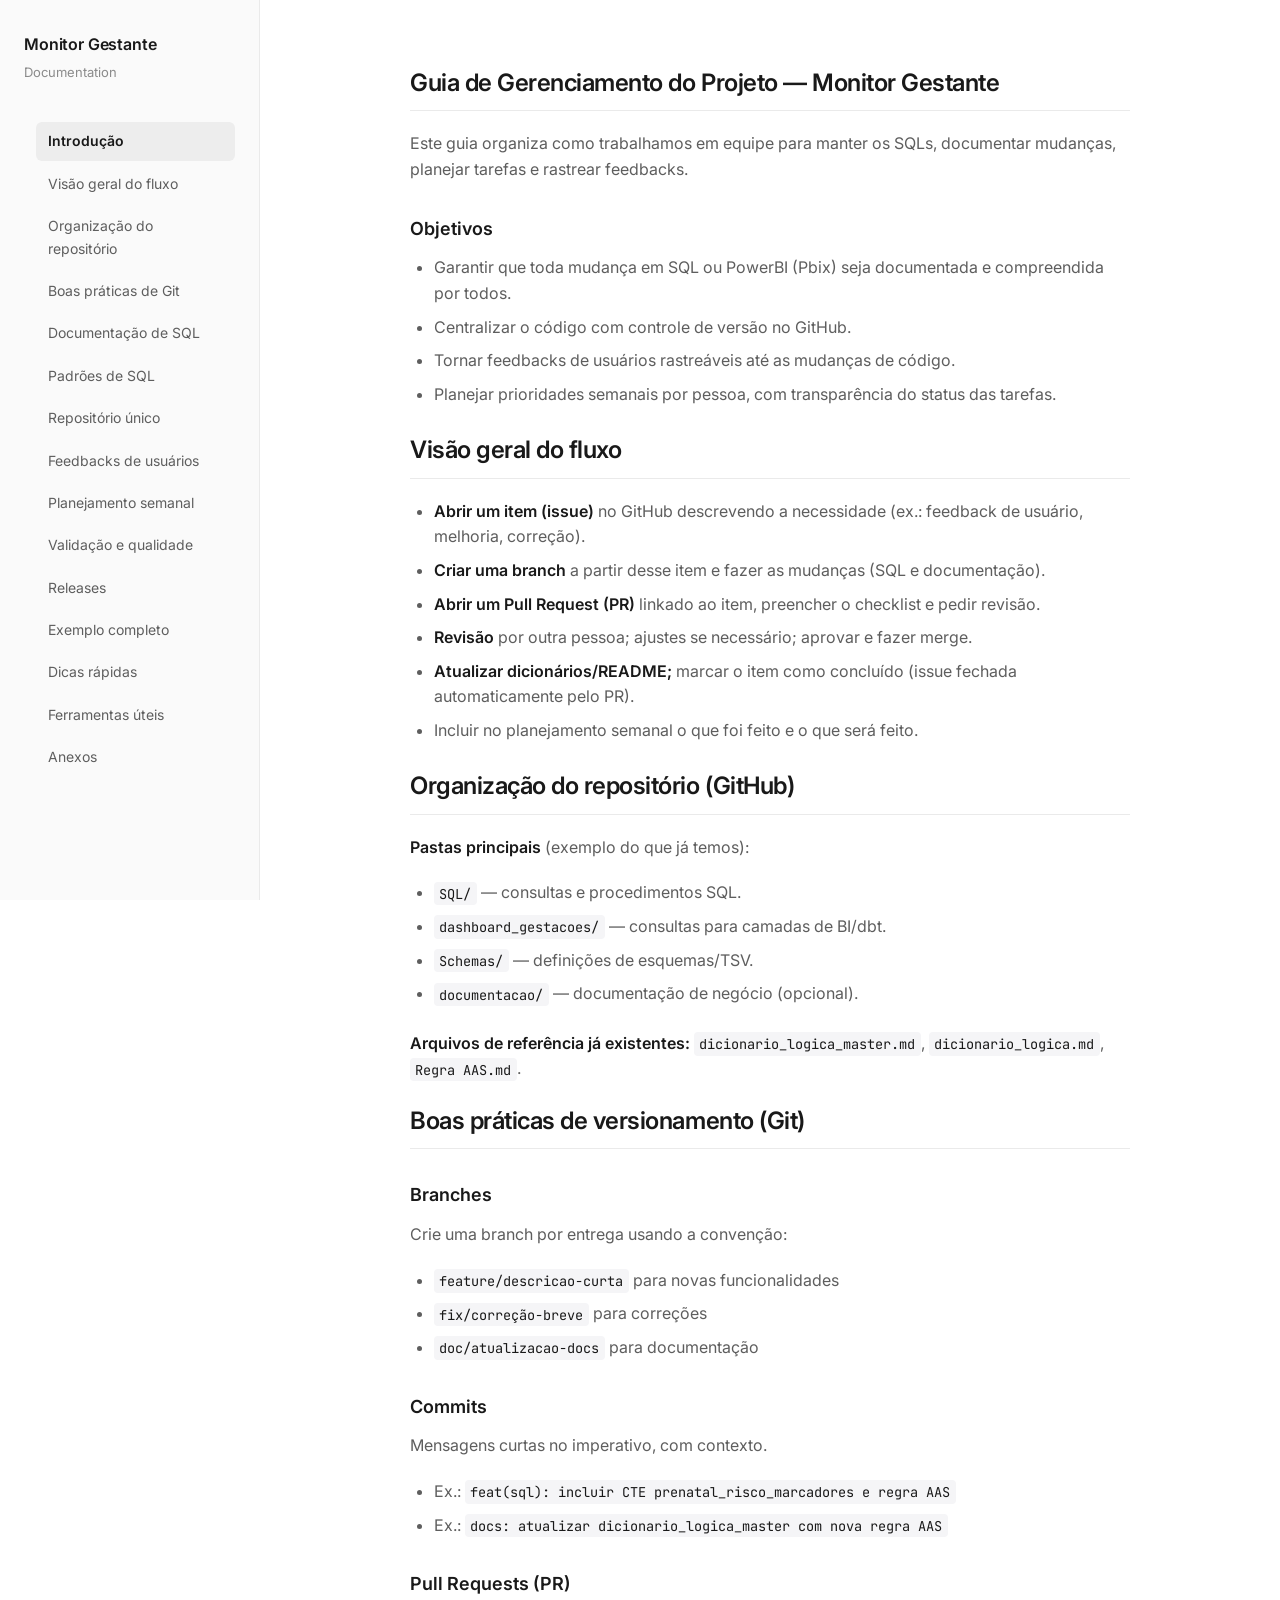
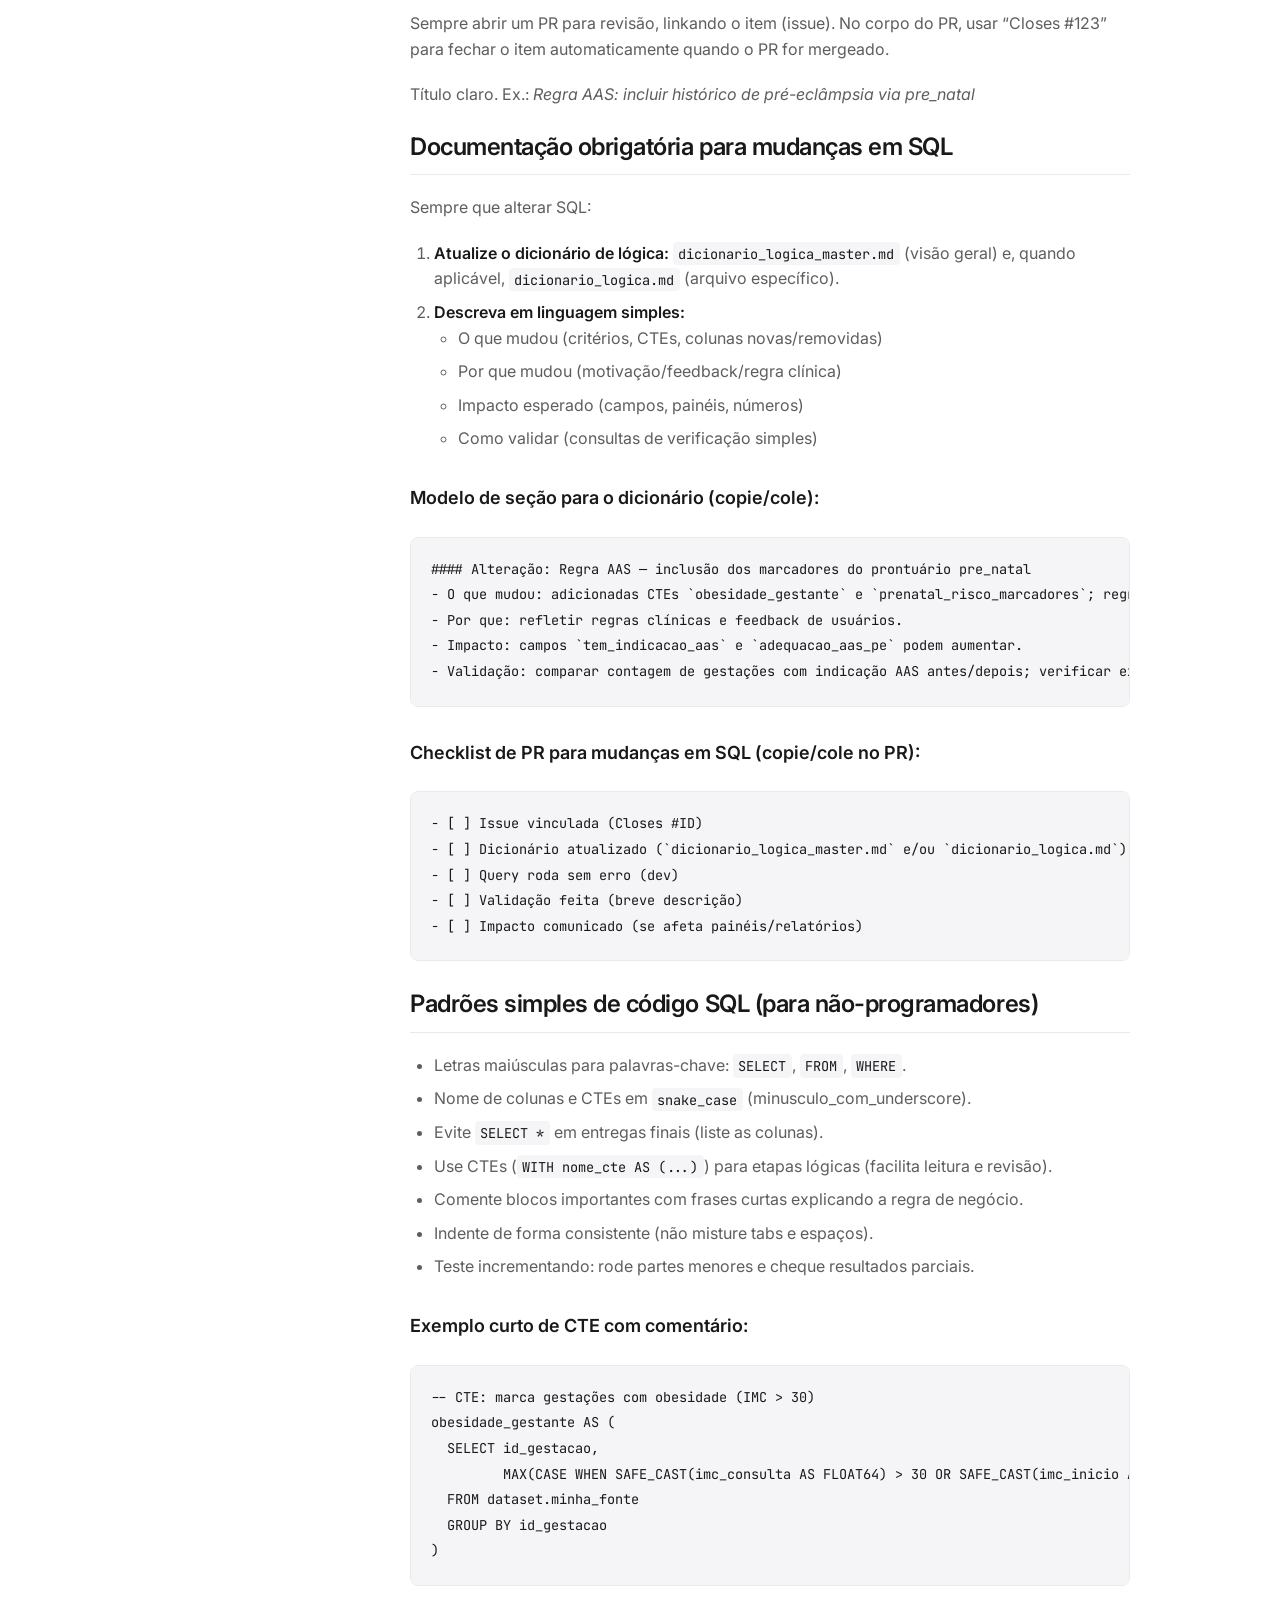
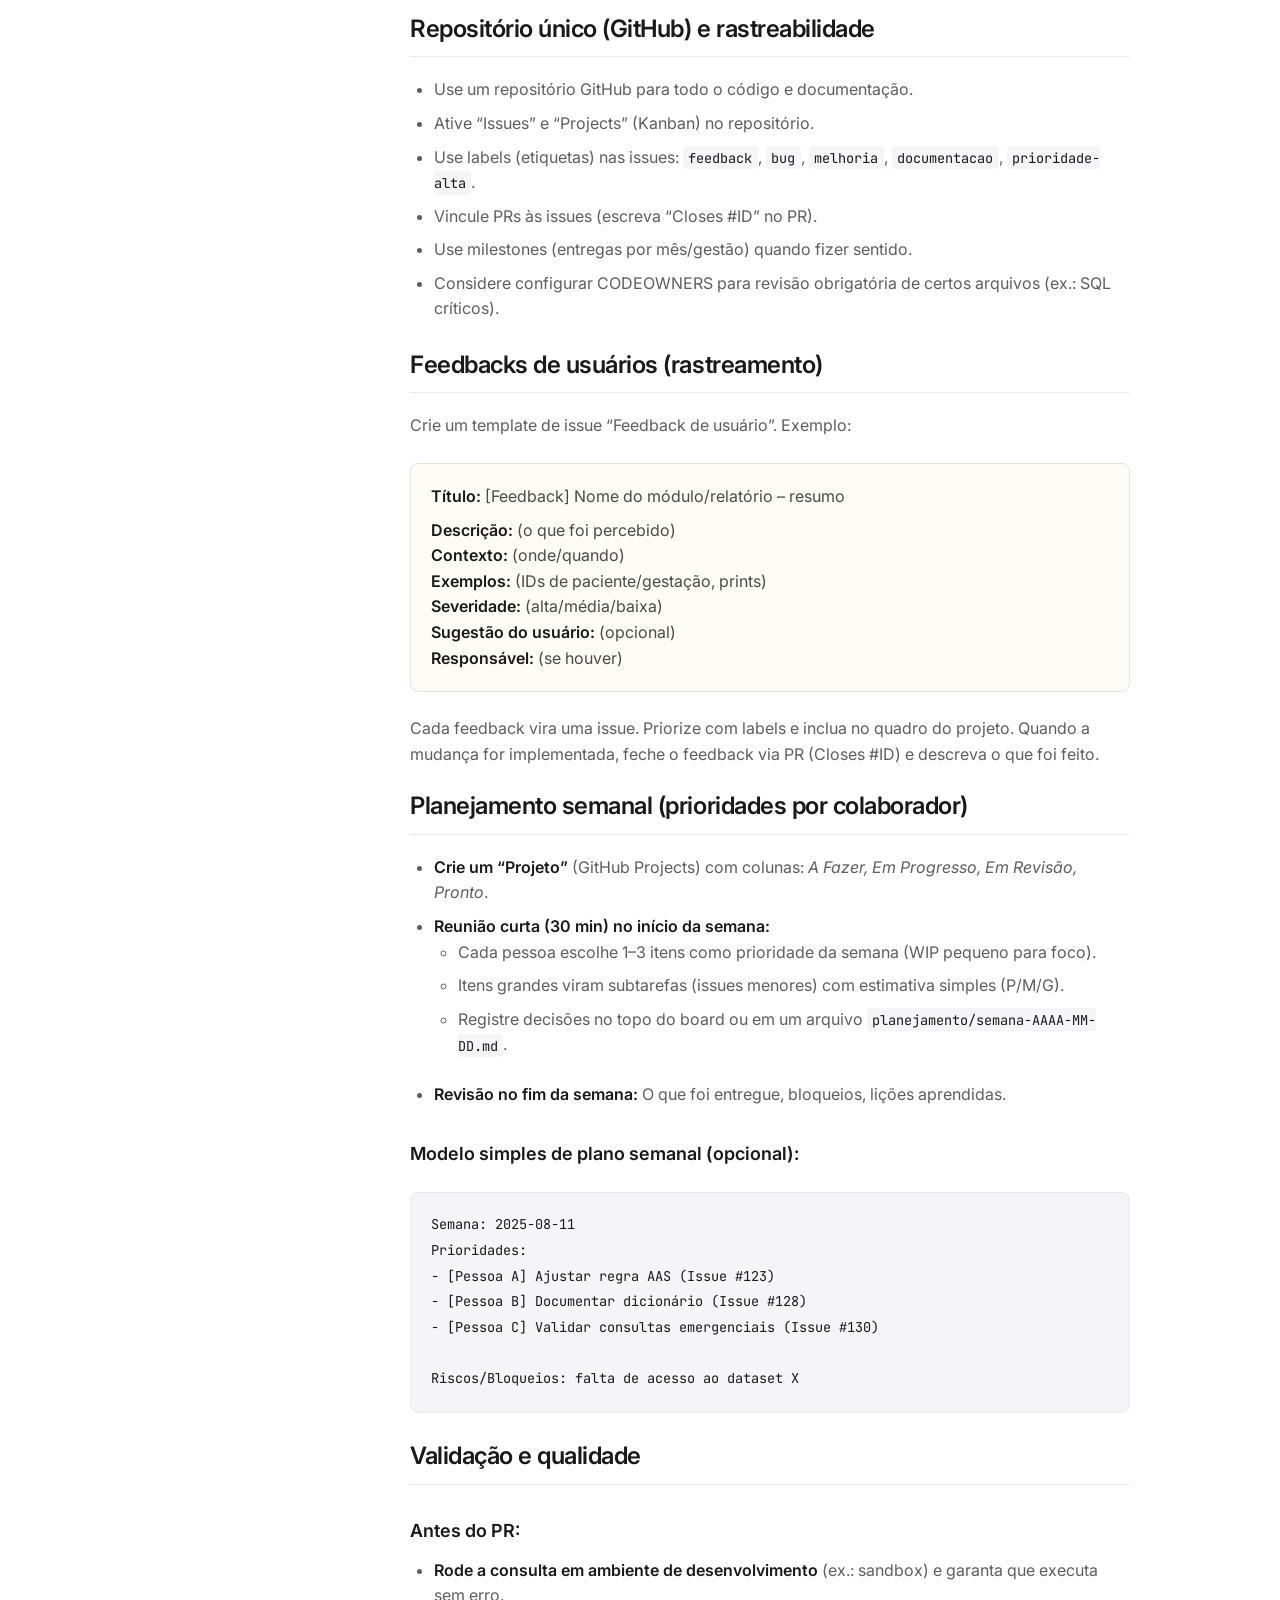
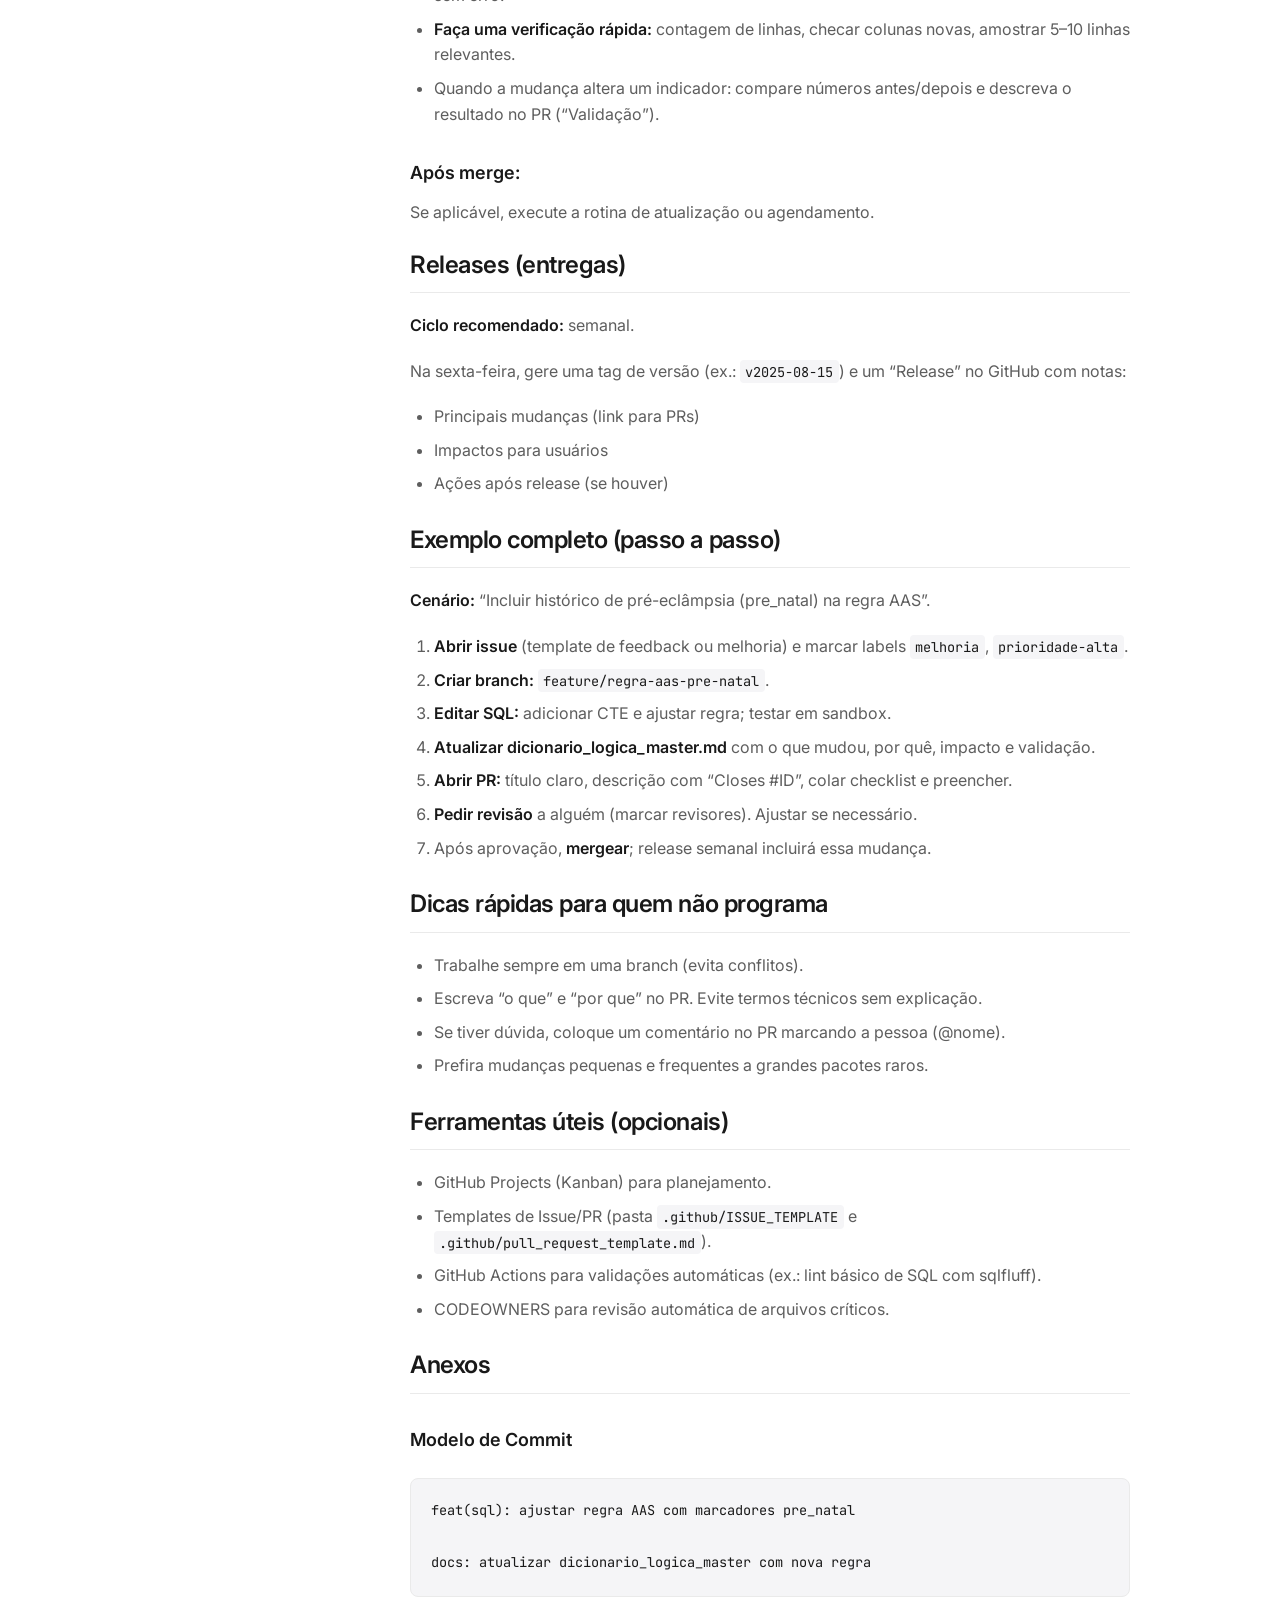
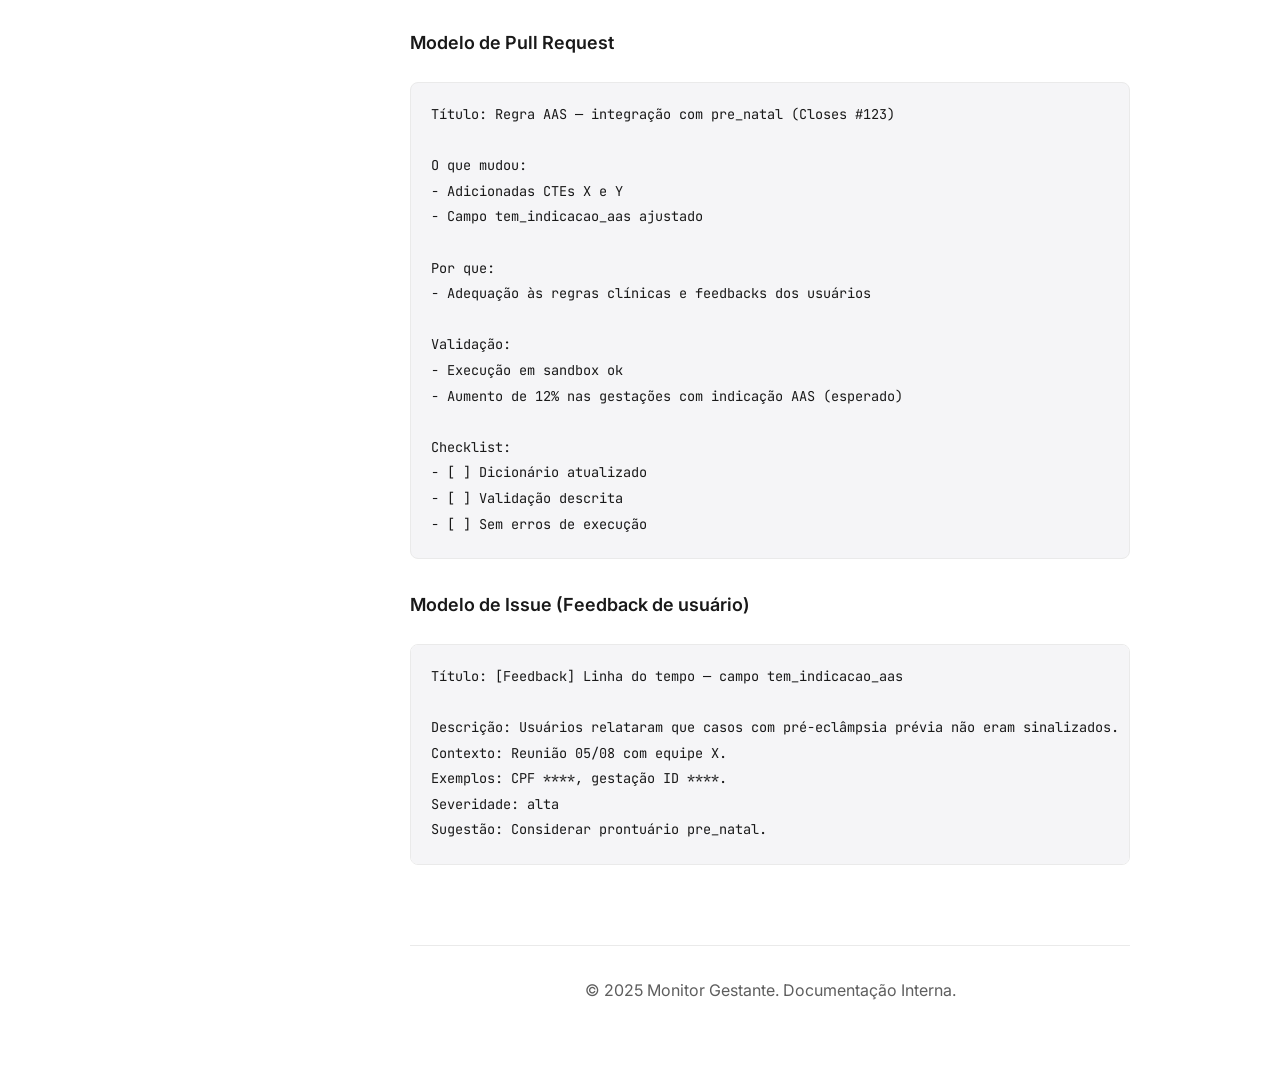
<file: docs/index.html>
<!DOCTYPE html>
<html lang="pt-BR">

<head>
    <meta charset="UTF-8">
    <meta name="viewport" content="width=device-width, initial-scale=1.0">
    <title>Monitor Gestante - Guia do Projeto</title>
    <!-- Fonts -->
    <link rel="preconnect" href="https://fonts.googleapis.com">
    <link rel="preconnect" href="https://fonts.gstatic.com" crossorigin>
    <link
        href="https://fonts.googleapis.com/css2?family=Inter:wght@400;500;600&family=JetBrains+Mono:wght@400;500&display=swap"
        rel="stylesheet">
    <!-- CSS - Cache buster v3 -->
    <link rel="stylesheet" href="css/style.css?v=3">
</head>

<body>

    <!-- Mobile Menu Button -->
    <button class="mobile-menu-btn" aria-label="Abrir menu">
        <svg xmlns="http://www.w3.org/2000/svg" width="24" height="24" viewBox="0 0 24 24" fill="none"
            stroke="currentColor" stroke-width="2" stroke-linecap="round" stroke-linejoin="round">
            <line x1="3" y1="12" x2="21" y2="12"></line>
            <line x1="3" y1="6" x2="21" y2="6"></line>
            <line x1="3" y1="18" x2="21" y2="18"></line>
        </svg>
    </button>

    <div class="layout">
        <!-- Sidebar Navigation -->
        <aside class="sidebar">
            <div class="brand">
                <h1>Monitor Gestante</h1>
                <p>Documentation</p>
            </div>
            <nav>
                <ul>
                    <li><a href="#intro" class="active">Introdução</a></li>
                    <li><a href="#visao-geral">Visão geral do fluxo</a></li>
                    <li><a href="#organizacao-repo">Organização do repositório</a></li>
                    <li><a href="#boas-praticas-git">Boas práticas de Git</a></li>
                    <li><a href="#docs-sql">Documentação de SQL</a></li>
                    <li><a href="#padroes-sql">Padrões de SQL</a></li>
                    <li><a href="#repo-unico">Repositório único</a></li>
                    <li><a href="#feedbacks">Feedbacks de usuários</a></li>
                    <li><a href="#planejamento">Planejamento semanal</a></li>
                    <li><a href="#validacao">Validação e qualidade</a></li>
                    <li><a href="#releases">Releases</a></li>
                    <li><a href="#exemplo-completo">Exemplo completo</a></li>
                    <li><a href="#dicas-rapidas">Dicas rápidas</a></li>
                    <li><a href="#ferramentas">Ferramentas úteis</a></li>
                    <li><a href="#anexos">Anexos</a></li>
                </ul>
            </nav>
        </aside>

        <!-- Main Content -->
        <main class="content">
            <div class="content-wrapper">

                <section id="intro">
                    <h2>Guia de Gerenciamento do Projeto — Monitor Gestante</h2>
                    <p>Este guia organiza como trabalhamos em equipe para manter os SQLs, documentar mudanças, planejar
                        tarefas e rastrear feedbacks.</p>
                    <h3>Objetivos</h3>
                    <ul>
                        <li>Garantir que toda mudança em SQL ou PowerBI (Pbix) seja documentada e compreendida por
                            todos.</li>
                        <li>Centralizar o código com controle de versão no GitHub.</li>
                        <li>Tornar feedbacks de usuários rastreáveis até as mudanças de código.</li>
                        <li>Planejar prioridades semanais por pessoa, com transparência do status das tarefas.</li>
                    </ul>
                </section>

                <section id="visao-geral">
                    <h2>Visão geral do fluxo</h2>
                    <ul>
                        <li><strong>Abrir um item (issue)</strong> no GitHub descrevendo a necessidade (ex.: feedback de
                            usuário, melhoria, correção).</li>
                        <li><strong>Criar uma branch</strong> a partir desse item e fazer as mudanças (SQL e
                            documentação).</li>
                        <li><strong>Abrir um Pull Request (PR)</strong> linkado ao item, preencher o checklist e pedir
                            revisão.</li>
                        <li><strong>Revisão</strong> por outra pessoa; ajustes se necessário; aprovar e fazer merge.
                        </li>
                        <li><strong>Atualizar dicionários/README;</strong> marcar o item como concluído (issue fechada
                            automaticamente pelo PR).</li>
                        <li>Incluir no planejamento semanal o que foi feito e o que será feito.</li>
                    </ul>
                </section>

                <section id="organizacao-repo">
                    <h2>Organização do repositório (GitHub)</h2>
                    <p><strong>Pastas principais</strong> (exemplo do que já temos):</p>
                    <ul>
                        <li><code>SQL/</code> — consultas e procedimentos SQL.</li>
                        <li><code>dashboard_gestacoes/</code> — consultas para camadas de BI/dbt.</li>
                        <li><code>Schemas/</code> — definições de esquemas/TSV.</li>
                        <li><code>documentacao/</code> — documentação de negócio (opcional).</li>
                    </ul>
                    <p><strong>Arquivos de referência já existentes:</strong> <code>dicionario_logica_master.md</code>,
                        <code>dicionario_logica.md</code>, <code>Regra AAS.md</code>.</p>
                </section>

                <section id="boas-praticas-git">
                    <h2>Boas práticas de versionamento (Git)</h2>
                    <h3>Branches</h3>
                    <p>Crie uma branch por entrega usando a convenção:</p>
                    <ul>
                        <li><code>feature/descricao-curta</code> para novas funcionalidades</li>
                        <li><code>fix/correção-breve</code> para correções</li>
                        <li><code>doc/atualizacao-docs</code> para documentação</li>
                    </ul>
                    <h3>Commits</h3>
                    <p>Mensagens curtas no imperativo, com contexto.</p>
                    <ul>
                        <li>Ex.: <code>feat(sql): incluir CTE prenatal_risco_marcadores e regra AAS</code></li>
                        <li>Ex.: <code>docs: atualizar dicionario_logica_master com nova regra AAS</code></li>
                    </ul>
                    <h3>Pull Requests (PR)</h3>
                    <p>Sempre abrir um PR para revisão, linkando o item (issue). No corpo do PR, usar “Closes #123” para
                        fechar o item automaticamente quando o PR for mergeado.</p>
                    <p>Título claro. Ex.: <em>Regra AAS: incluir histórico de pré-eclâmpsia via pre_natal</em></p>
                </section>

                <section id="docs-sql">
                    <h2>Documentação obrigatória para mudanças em SQL</h2>
                    <p>Sempre que alterar SQL:</p>
                    <ol>
                        <li><strong>Atualize o dicionário de lógica:</strong> <code>dicionario_logica_master.md</code>
                            (visão geral) e, quando aplicável, <code>dicionario_logica.md</code> (arquivo específico).
                        </li>
                        <li><strong>Descreva em linguagem simples:</strong>
                            <ul>
                                <li>O que mudou (critérios, CTEs, colunas novas/removidas)</li>
                                <li>Por que mudou (motivação/feedback/regra clínica)</li>
                                <li>Impacto esperado (campos, painéis, números)</li>
                                <li>Como validar (consultas de verificação simples)</li>
                            </ul>
                        </li>
                    </ol>
                    <h3>Modelo de seção para o dicionário (copie/cole):</h3>
                    <pre><code>#### Alteração: Regra AAS — inclusão dos marcadores do prontuário pre_natal
- O que mudou: adicionadas CTEs `obesidade_gestante` e `prenatal_risco_marcadores`; regra de indicação AAS ajustada.
- Por que: refletir regras clínicas e feedback de usuários.
- Impacto: campos `tem_indicacao_aas` e `adequacao_aas_pe` podem aumentar.
- Validação: comparar contagem de gestações com indicação AAS antes/depois; verificar exemplos manuais (n>=5).</code></pre>

                    <h3>Checklist de PR para mudanças em SQL (copie/cole no PR):</h3>
                    <pre><code>- [ ] Issue vinculada (Closes #ID)
- [ ] Dicionário atualizado (`dicionario_logica_master.md` e/ou `dicionario_logica.md`)
- [ ] Query roda sem erro (dev)
- [ ] Validação feita (breve descrição)
- [ ] Impacto comunicado (se afeta painéis/relatórios)</code></pre>
                </section>

                <section id="padroes-sql">
                    <h2>Padrões simples de código SQL (para não-programadores)</h2>
                    <ul>
                        <li>Letras maiúsculas para palavras-chave: <code>SELECT</code>, <code>FROM</code>,
                            <code>WHERE</code>.</li>
                        <li>Nome de colunas e CTEs em <code>snake_case</code> (minusculo_com_underscore).</li>
                        <li>Evite <code>SELECT *</code> em entregas finais (liste as colunas).</li>
                        <li>Use CTEs (<code>WITH nome_cte AS (...)</code>) para etapas lógicas (facilita leitura e
                            revisão).</li>
                        <li>Comente blocos importantes com frases curtas explicando a regra de negócio.</li>
                        <li>Indente de forma consistente (não misture tabs e espaços).</li>
                        <li>Teste incrementando: rode partes menores e cheque resultados parciais.</li>
                    </ul>
                    <h3>Exemplo curto de CTE com comentário:</h3>
                    <pre><code class="language-sql">-- CTE: marca gestações com obesidade (IMC > 30)
obesidade_gestante AS (
  SELECT id_gestacao,
         MAX(CASE WHEN SAFE_CAST(imc_consulta AS FLOAT64) > 30 OR SAFE_CAST(imc_inicio AS FLOAT64) >= 30 THEN 1 ELSE 0 END) AS tem_obesidade
  FROM dataset.minha_fonte
  GROUP BY id_gestacao
)</code></pre>
                </section>

                <section id="repo-unico">
                    <h2>Repositório único (GitHub) e rastreabilidade</h2>
                    <ul>
                        <li>Use um repositório GitHub para todo o código e documentação.</li>
                        <li>Ative “Issues” e “Projects” (Kanban) no repositório.</li>
                        <li>Use labels (etiquetas) nas issues: <code>feedback</code>, <code>bug</code>,
                            <code>melhoria</code>, <code>documentacao</code>, <code>prioridade-alta</code>.</li>
                        <li>Vincule PRs às issues (escreva “Closes #ID” no PR).</li>
                        <li>Use milestones (entregas por mês/gestão) quando fizer sentido.</li>
                        <li>Considere configurar CODEOWNERS para revisão obrigatória de certos arquivos (ex.: SQL
                            críticos).</li>
                    </ul>
                </section>

                <section id="feedbacks">
                    <h2>Feedbacks de usuários (rastreamento)</h2>
                    <p>Crie um template de issue “Feedback de usuário”. Exemplo:</p>
                    <div class="highlight-box">
                        <p><strong>Título:</strong> [Feedback] Nome do módulo/relatório – resumo</p>
                        <p><strong>Descrição:</strong> (o que foi percebido)<br>
                            <strong>Contexto:</strong> (onde/quando)<br>
                            <strong>Exemplos:</strong> (IDs de paciente/gestação, prints)<br>
                            <strong>Severidade:</strong> (alta/média/baixa)<br>
                            <strong>Sugestão do usuário:</strong> (opcional)<br>
                            <strong>Responsável:</strong> (se houver)
                        </p>
                    </div>
                    <p>Cada feedback vira uma issue. Priorize com labels e inclua no quadro do projeto. Quando a mudança
                        for implementada, feche o feedback via PR (Closes #ID) e descreva o que foi feito.</p>
                </section>

                <section id="planejamento">
                    <h2>Planejamento semanal (prioridades por colaborador)</h2>
                    <ul>
                        <li><strong>Crie um “Projeto”</strong> (GitHub Projects) com colunas: <em>A Fazer, Em Progresso,
                                Em Revisão, Pronto</em>.</li>
                        <li><strong>Reunião curta (30 min) no início da semana:</strong>
                            <ul>
                                <li>Cada pessoa escolhe 1–3 itens como prioridade da semana (WIP pequeno para foco).
                                </li>
                                <li>Itens grandes viram subtarefas (issues menores) com estimativa simples (P/M/G).</li>
                                <li>Registre decisões no topo do board ou em um arquivo
                                    <code>planejamento/semana-AAAA-MM-DD.md</code>.</li>
                            </ul>
                        </li>
                        <li><strong>Revisão no fim da semana:</strong> O que foi entregue, bloqueios, lições aprendidas.
                        </li>
                    </ul>
                    <h3>Modelo simples de plano semanal (opcional):</h3>
                    <pre><code>Semana: 2025-08-11
Prioridades:
- [Pessoa A] Ajustar regra AAS (Issue #123)
- [Pessoa B] Documentar dicionário (Issue #128)
- [Pessoa C] Validar consultas emergenciais (Issue #130)

Riscos/Bloqueios: falta de acesso ao dataset X</code></pre>
                </section>

                <section id="validacao">
                    <h2>Validação e qualidade</h2>
                    <h3>Antes do PR:</h3>
                    <ul>
                        <li><strong>Rode a consulta em ambiente de desenvolvimento</strong> (ex.: sandbox) e garanta que
                            executa sem erro.</li>
                        <li><strong>Faça uma verificação rápida:</strong> contagem de linhas, checar colunas novas,
                            amostrar 5–10 linhas relevantes.</li>
                        <li>Quando a mudança altera um indicador: compare números antes/depois e descreva o resultado no
                            PR (“Validação”).</li>
                    </ul>
                    <h3>Após merge:</h3>
                    <p>Se aplicável, execute a rotina de atualização ou agendamento.</p>
                </section>

                <section id="releases">
                    <h2>Releases (entregas)</h2>
                    <p><strong>Ciclo recomendado:</strong> semanal.</p>
                    <p>Na sexta-feira, gere uma tag de versão (ex.: <code>v2025-08-15</code>) e um “Release” no GitHub
                        com notas:</p>
                    <ul>
                        <li>Principais mudanças (link para PRs)</li>
                        <li>Impactos para usuários</li>
                        <li>Ações após release (se houver)</li>
                    </ul>
                </section>

                <section id="exemplo-completo">
                    <h2>Exemplo completo (passo a passo)</h2>
                    <p><strong>Cenário:</strong> “Incluir histórico de pré-eclâmpsia (pre_natal) na regra AAS”.</p>
                    <ol>
                        <li><strong>Abrir issue</strong> (template de feedback ou melhoria) e marcar labels
                            <code>melhoria</code>, <code>prioridade-alta</code>.</li>
                        <li><strong>Criar branch:</strong> <code>feature/regra-aas-pre-natal</code>.</li>
                        <li><strong>Editar SQL:</strong> adicionar CTE e ajustar regra; testar em sandbox.</li>
                        <li><strong>Atualizar dicionario_logica_master.md</strong> com o que mudou, por quê, impacto e
                            validação.</li>
                        <li><strong>Abrir PR:</strong> título claro, descrição com “Closes #ID”, colar checklist e
                            preencher.</li>
                        <li><strong>Pedir revisão</strong> a alguém (marcar revisores). Ajustar se necessário.</li>
                        <li>Após aprovação, <strong>mergear</strong>; release semanal incluirá essa mudança.</li>
                    </ol>
                </section>

                <section id="dicas-rapidas">
                    <h2>Dicas rápidas para quem não programa</h2>
                    <ul>
                        <li>Trabalhe sempre em uma branch (evita conflitos).</li>
                        <li>Escreva “o que” e “por que” no PR. Evite termos técnicos sem explicação.</li>
                        <li>Se tiver dúvida, coloque um comentário no PR marcando a pessoa (@nome).</li>
                        <li>Prefira mudanças pequenas e frequentes a grandes pacotes raros.</li>
                    </ul>
                </section>

                <section id="ferramentas">
                    <h2>Ferramentas úteis (opcionais)</h2>
                    <ul>
                        <li>GitHub Projects (Kanban) para planejamento.</li>
                        <li>Templates de Issue/PR (pasta <code>.github/ISSUE_TEMPLATE</code> e
                            <code>.github/pull_request_template.md</code>).</li>
                        <li>GitHub Actions para validações automáticas (ex.: lint básico de SQL com sqlfluff).</li>
                        <li>CODEOWNERS para revisão automática de arquivos críticos.</li>
                    </ul>
                </section>

                <section id="anexos">
                    <h2>Anexos</h2>
                    <h3>Modelo de Commit</h3>
                    <pre><code>feat(sql): ajustar regra AAS com marcadores pre_natal

docs: atualizar dicionario_logica_master com nova regra</code></pre>

                    <h3>Modelo de Pull Request</h3>
                    <pre><code>Título: Regra AAS — integração com pre_natal (Closes #123)

O que mudou:
- Adicionadas CTEs X e Y
- Campo tem_indicacao_aas ajustado

Por que:
- Adequação às regras clínicas e feedbacks dos usuários

Validação:
- Execução em sandbox ok
- Aumento de 12% nas gestações com indicação AAS (esperado)

Checklist:
- [ ] Dicionário atualizado
- [ ] Validação descrita
- [ ] Sem erros de execução</code></pre>

                    <h3>Modelo de Issue (Feedback de usuário)</h3>
                    <pre><code>Título: [Feedback] Linha do tempo — campo tem_indicacao_aas

Descrição: Usuários relataram que casos com pré-eclâmpsia prévia não eram sinalizados.
Contexto: Reunião 05/08 com equipe X.
Exemplos: CPF ****, gestação ID ****.
Severidade: alta
Sugestão: Considerar prontuário pre_natal.</code></pre>
                </section>

                <footer>
                    <p>&copy; 2025 Monitor Gestante. Documentação Interna.</p>
                </footer>
            </div>
        </main>
    </div>

    <script src="js/main.js"></script>
</body>

</html>
</file>
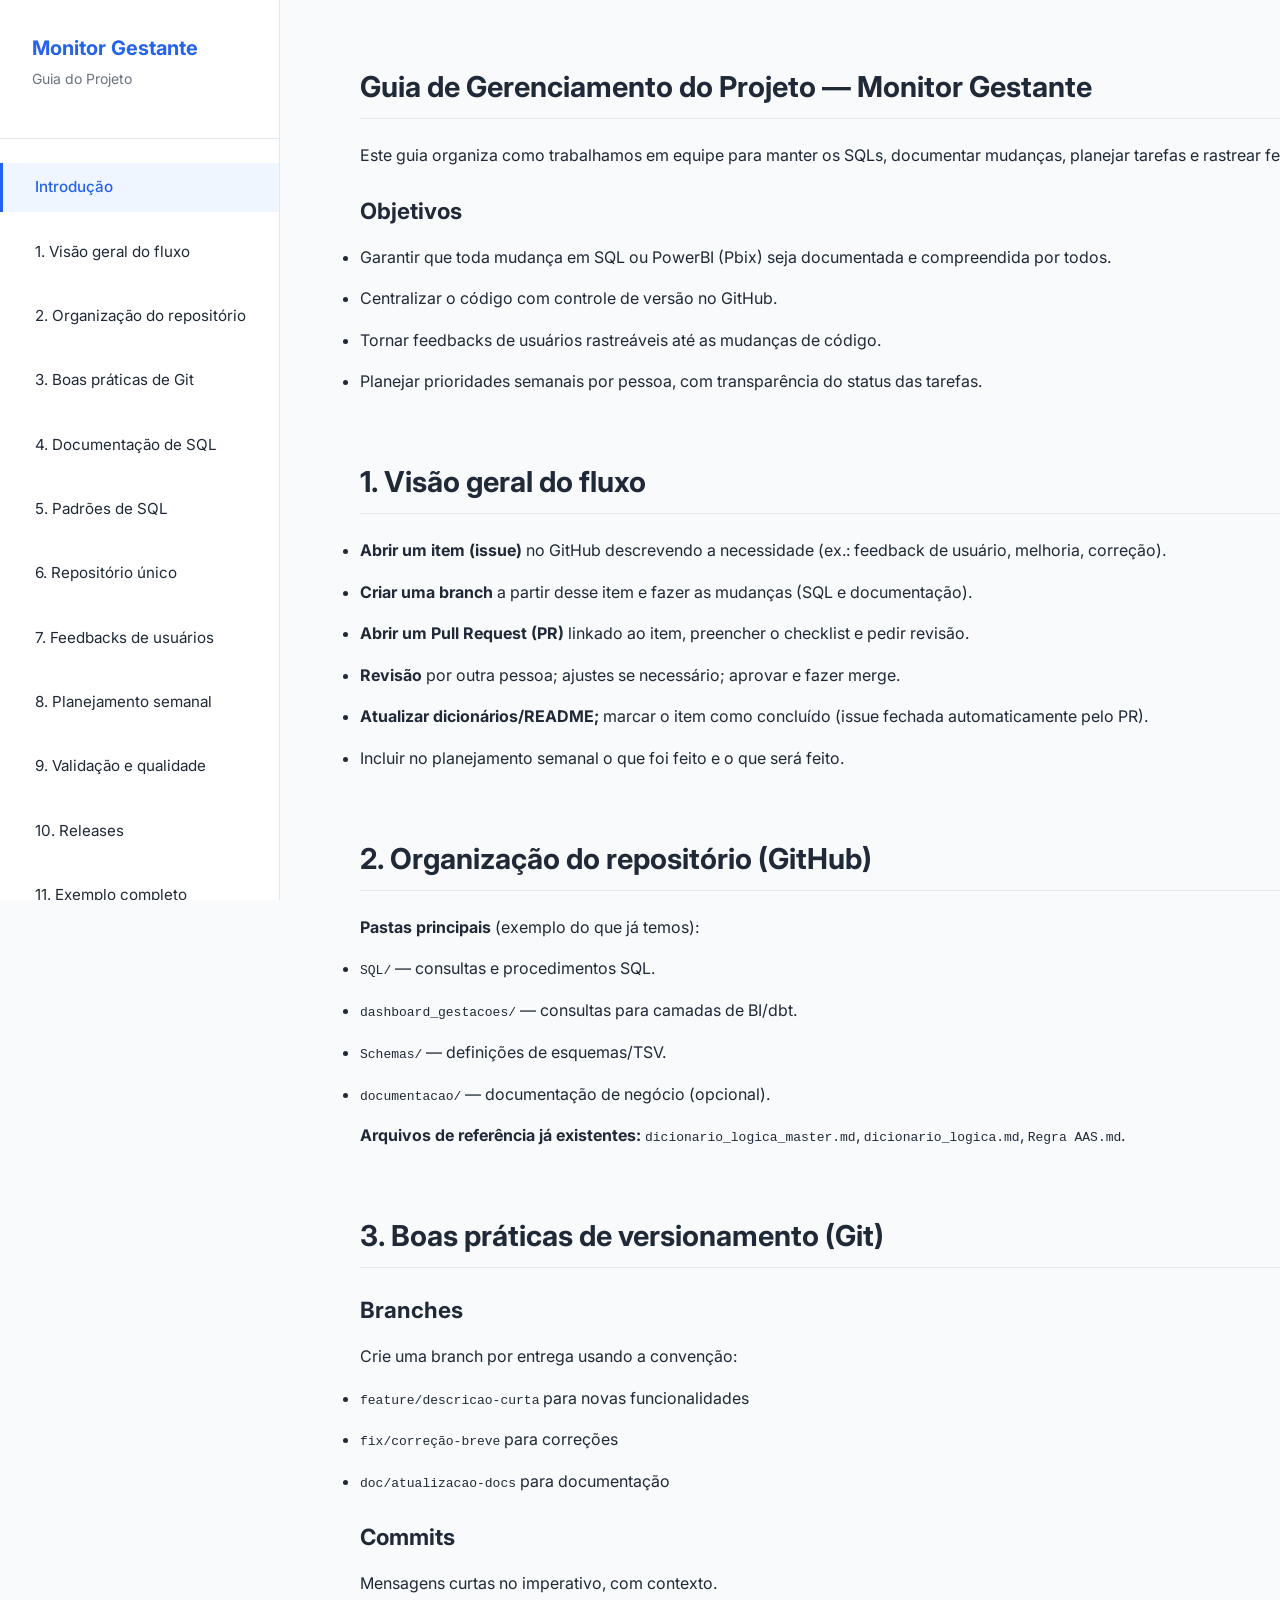
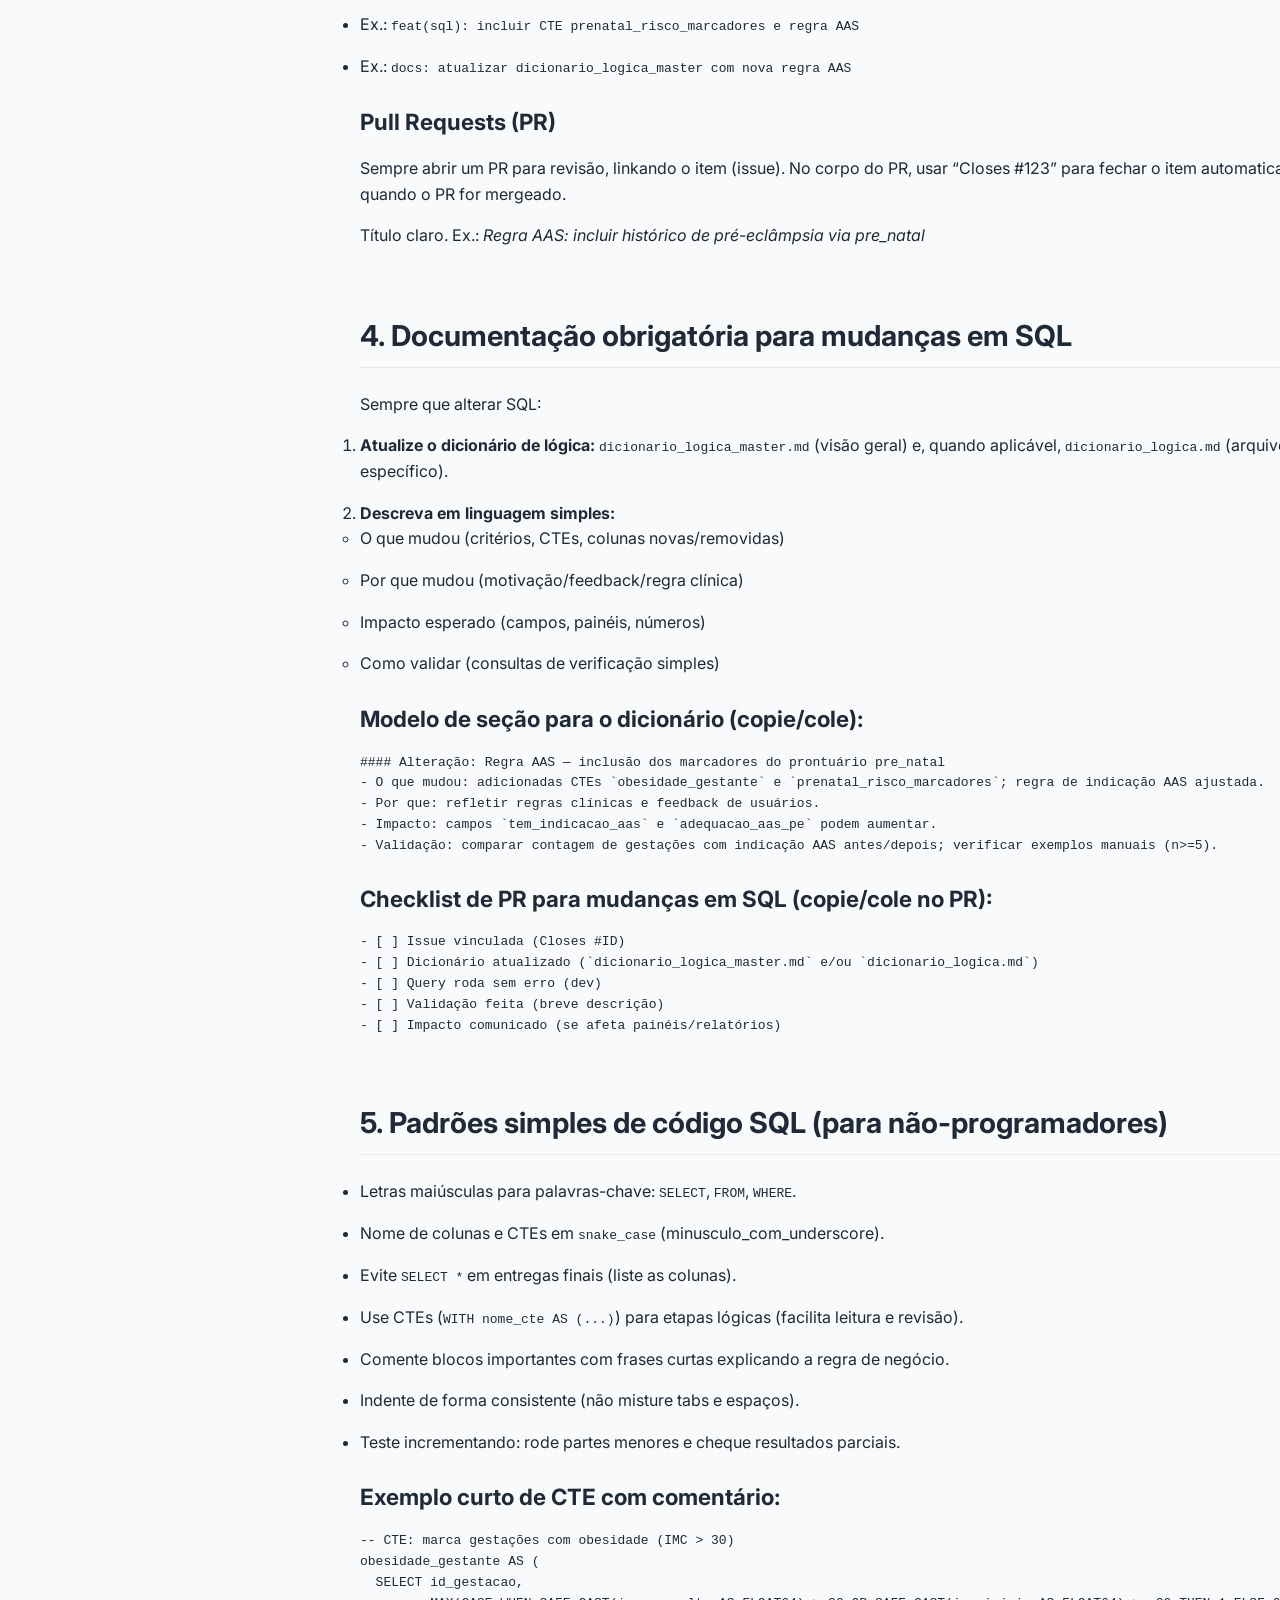
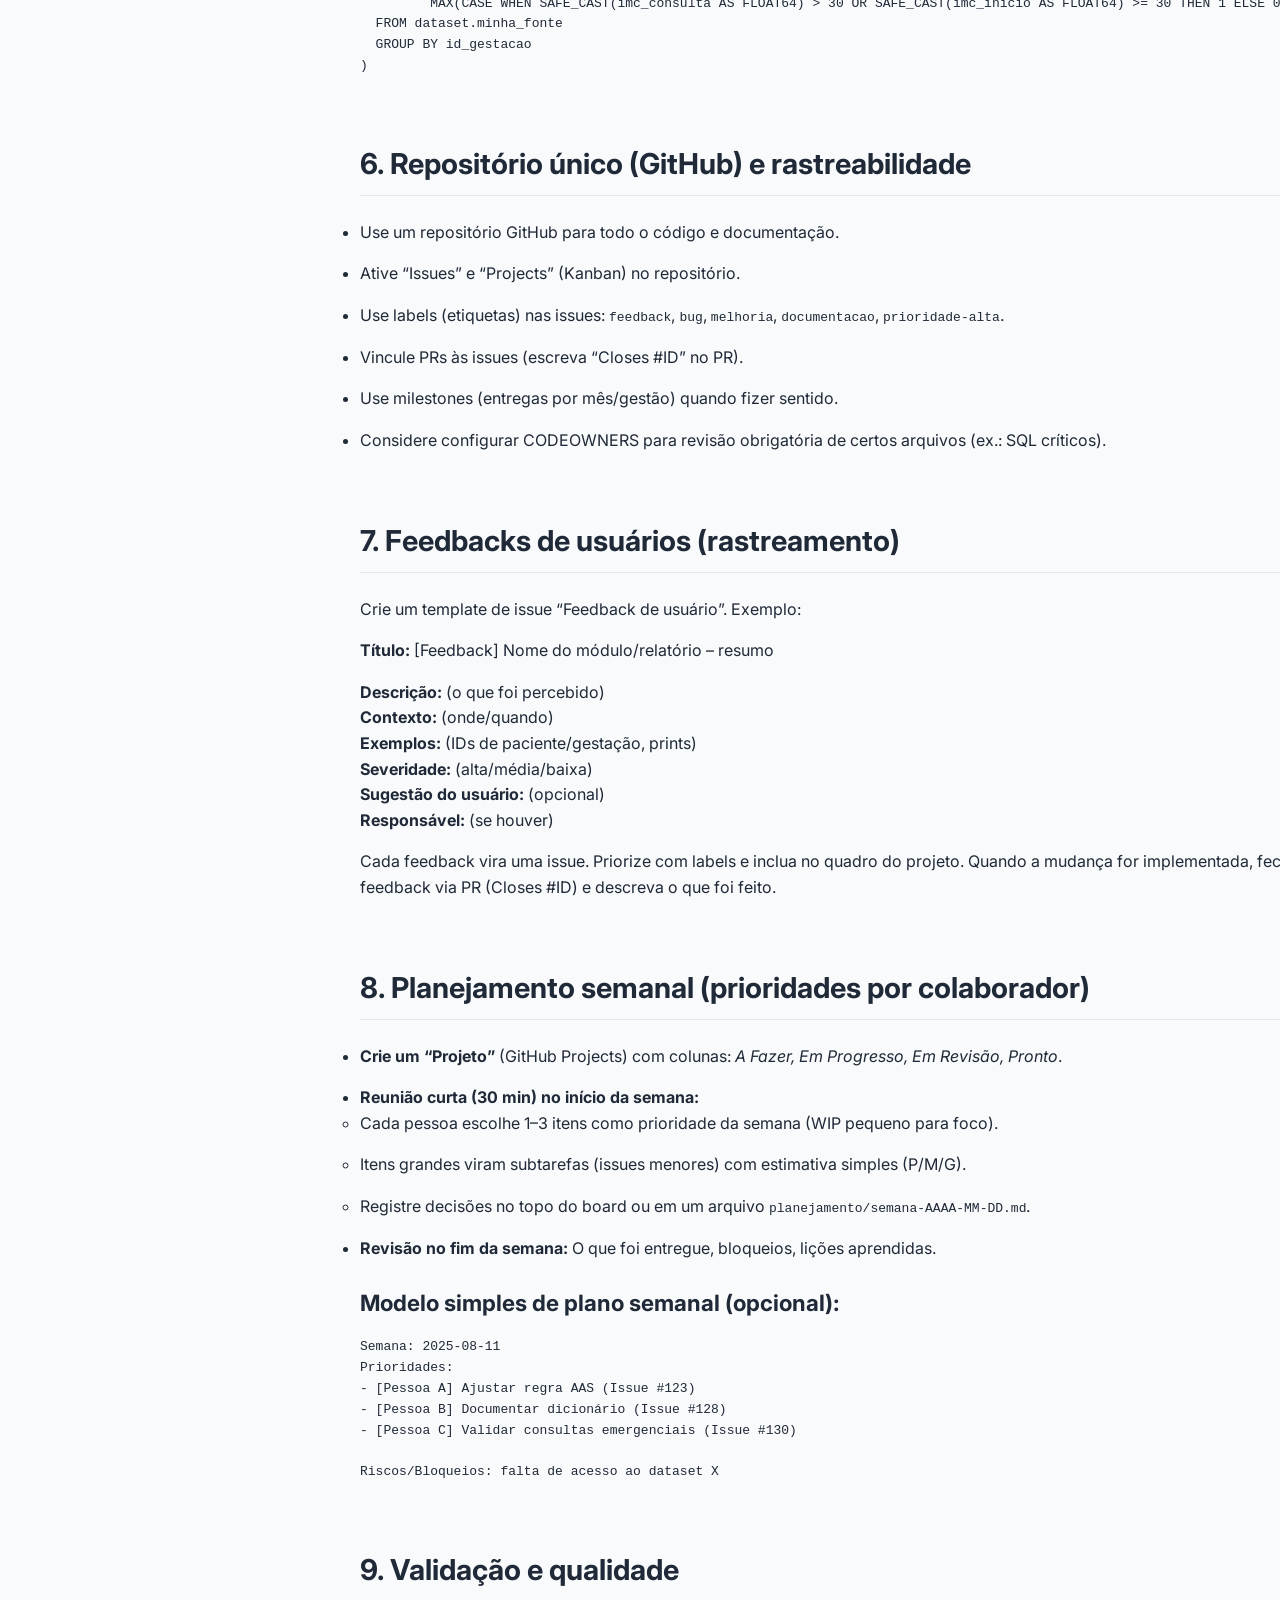
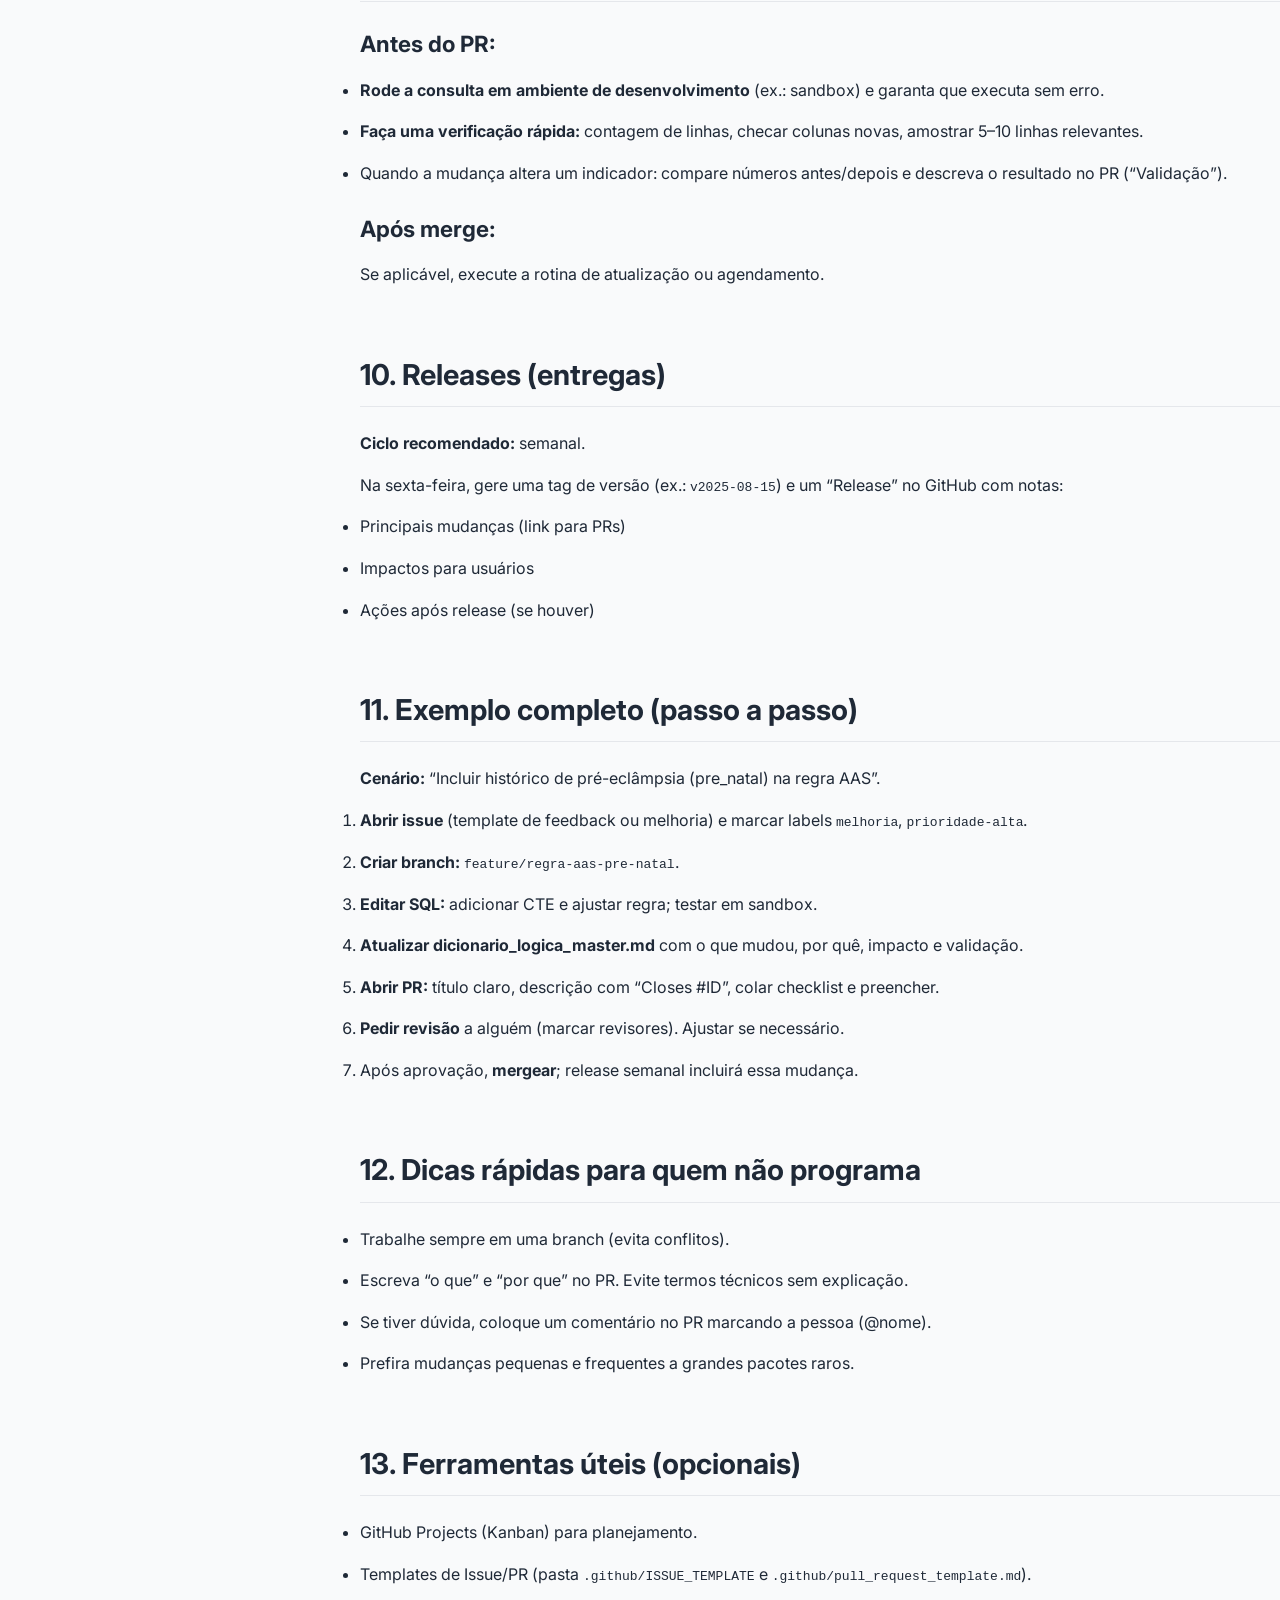
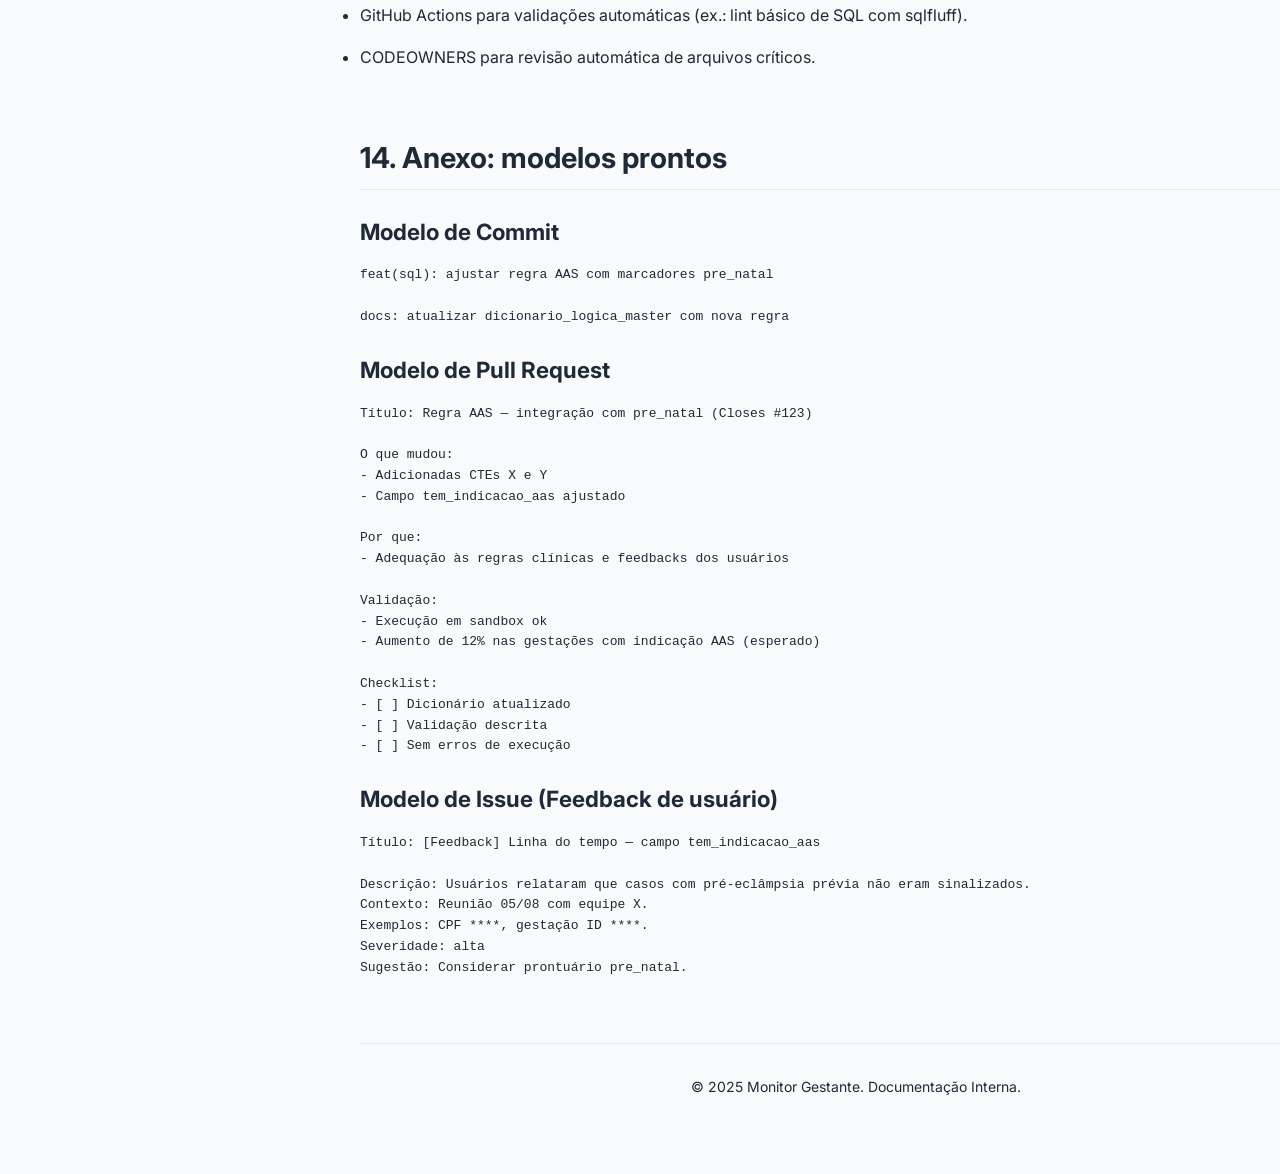
<file: project-docs/index.html>
<!DOCTYPE html>
<html lang="pt-BR">

<head>
    <meta charset="UTF-8">
    <meta name="viewport" content="width=device-width, initial-scale=1.0">
    <title>Monitor Gestante - Guia de Gerenciamento do Projeto</title>
    <!-- Fonts -->
    <link rel="preconnect" href="https://fonts.googleapis.com">
    <link rel="preconnect" href="https://fonts.gstatic.com" crossorigin>
    <link href="https://fonts.googleapis.com/css2?family=Inter:wght@300;400;500;600;700&display=swap" rel="stylesheet">
    <!-- CSS -->
    <link rel="stylesheet" href="css/style.css">
</head>

<body>

    <!-- Mobile Menu Button -->
    <button class="mobile-menu-btn" aria-label="Abrir menu">
        <svg xmlns="http://www.w3.org/2000/svg" width="24" height="24" viewBox="0 0 24 24" fill="none"
            stroke="currentColor" stroke-width="2" stroke-linecap="round" stroke-linejoin="round">
            <line x1="3" y1="12" x2="21" y2="12"></line>
            <line x1="3" y1="6" x2="21" y2="6"></line>
            <line x1="3" y1="18" x2="21" y2="18"></line>
        </svg>
    </button>

    <div class="layout">
        <!-- Sidebar Navigation -->
        <aside class="sidebar">
            <div class="brand">
                <h1>Monitor Gestante</h1>
                <p>Guia do Projeto</p>
            </div>
            <nav>
                <ul>
                    <li><a href="#intro" class="active">Introdução</a></li>
                    <li><a href="#visao-geral">1. Visão geral do fluxo</a></li>
                    <li><a href="#organizacao-repo">2. Organização do repositório</a></li>
                    <li><a href="#boas-praticas-git">3. Boas práticas de Git</a></li>
                    <li><a href="#docs-sql">4. Documentação de SQL</a></li>
                    <li><a href="#padroes-sql">5. Padrões de SQL</a></li>
                    <li><a href="#repo-unico">6. Repositório único</a></li>
                    <li><a href="#feedbacks">7. Feedbacks de usuários</a></li>
                    <li><a href="#planejamento">8. Planejamento semanal</a></li>
                    <li><a href="#validacao">9. Validação e qualidade</a></li>
                    <li><a href="#releases">10. Releases</a></li>
                    <li><a href="#exemplo-completo">11. Exemplo completo</a></li>
                    <li><a href="#dicas-rapidas">12. Dicas rápidas</a></li>
                    <li><a href="#ferramentas">13. Ferramentas úteis</a></li>
                    <li><a href="#anexos">14. Anexos</a></li>
                </ul>
            </nav>
        </aside>

        <!-- Main Content -->
        <main class="content">

            <section id="intro">
                <h2>Guia de Gerenciamento do Projeto — Monitor Gestante</h2>
                <p>Este guia organiza como trabalhamos em equipe para manter os SQLs, documentar mudanças, planejar
                    tarefas e rastrear feedbacks.</p>
                <h3>Objetivos</h3>
                <ul>
                    <li>Garantir que toda mudança em SQL ou PowerBI (Pbix) seja documentada e compreendida por todos.
                    </li>
                    <li>Centralizar o código com controle de versão no GitHub.</li>
                    <li>Tornar feedbacks de usuários rastreáveis até as mudanças de código.</li>
                    <li>Planejar prioridades semanais por pessoa, com transparência do status das tarefas.</li>
                </ul>
            </section>

            <section id="visao-geral">
                <h2>1. Visão geral do fluxo</h2>
                <ul>
                    <li><strong>Abrir um item (issue)</strong> no GitHub descrevendo a necessidade (ex.: feedback de
                        usuário, melhoria, correção).</li>
                    <li><strong>Criar uma branch</strong> a partir desse item e fazer as mudanças (SQL e documentação).
                    </li>
                    <li><strong>Abrir um Pull Request (PR)</strong> linkado ao item, preencher o checklist e pedir
                        revisão.</li>
                    <li><strong>Revisão</strong> por outra pessoa; ajustes se necessário; aprovar e fazer merge.</li>
                    <li><strong>Atualizar dicionários/README;</strong> marcar o item como concluído (issue fechada
                        automaticamente pelo PR).</li>
                    <li>Incluir no planejamento semanal o que foi feito e o que será feito.</li>
                </ul>
            </section>

            <section id="organizacao-repo">
                <h2>2. Organização do repositório (GitHub)</h2>
                <p><strong>Pastas principais</strong> (exemplo do que já temos):</p>
                <ul>
                    <li><code>SQL/</code> — consultas e procedimentos SQL.</li>
                    <li><code>dashboard_gestacoes/</code> — consultas para camadas de BI/dbt.</li>
                    <li><code>Schemas/</code> — definições de esquemas/TSV.</li>
                    <li><code>documentacao/</code> — documentação de negócio (opcional).</li>
                </ul>
                <p><strong>Arquivos de referência já existentes:</strong> <code>dicionario_logica_master.md</code>,
                    <code>dicionario_logica.md</code>, <code>Regra AAS.md</code>.</p>
            </section>

            <section id="boas-praticas-git">
                <h2>3. Boas práticas de versionamento (Git)</h2>
                <h3>Branches</h3>
                <p>Crie uma branch por entrega usando a convenção:</p>
                <ul>
                    <li><code>feature/descricao-curta</code> para novas funcionalidades</li>
                    <li><code>fix/correção-breve</code> para correções</li>
                    <li><code>doc/atualizacao-docs</code> para documentação</li>
                </ul>
                <h3>Commits</h3>
                <p>Mensagens curtas no imperativo, com contexto.</p>
                <ul>
                    <li>Ex.: <code>feat(sql): incluir CTE prenatal_risco_marcadores e regra AAS</code></li>
                    <li>Ex.: <code>docs: atualizar dicionario_logica_master com nova regra AAS</code></li>
                </ul>
                <h3>Pull Requests (PR)</h3>
                <p>Sempre abrir um PR para revisão, linkando o item (issue). No corpo do PR, usar “Closes #123” para
                    fechar o item automaticamente quando o PR for mergeado.</p>
                <p>Título claro. Ex.: <em>Regra AAS: incluir histórico de pré-eclâmpsia via pre_natal</em></p>
            </section>

            <section id="docs-sql">
                <h2>4. Documentação obrigatória para mudanças em SQL</h2>
                <p>Sempre que alterar SQL:</p>
                <ol>
                    <li><strong>Atualize o dicionário de lógica:</strong> <code>dicionario_logica_master.md</code>
                        (visão geral) e, quando aplicável, <code>dicionario_logica.md</code> (arquivo específico).</li>
                    <li><strong>Descreva em linguagem simples:</strong>
                        <ul>
                            <li>O que mudou (critérios, CTEs, colunas novas/removidas)</li>
                            <li>Por que mudou (motivação/feedback/regra clínica)</li>
                            <li>Impacto esperado (campos, painéis, números)</li>
                            <li>Como validar (consultas de verificação simples)</li>
                        </ul>
                    </li>
                </ol>
                <h3>Modelo de seção para o dicionário (copie/cole):</h3>
                <pre><code>#### Alteração: Regra AAS — inclusão dos marcadores do prontuário pre_natal
- O que mudou: adicionadas CTEs `obesidade_gestante` e `prenatal_risco_marcadores`; regra de indicação AAS ajustada.
- Por que: refletir regras clínicas e feedback de usuários.
- Impacto: campos `tem_indicacao_aas` e `adequacao_aas_pe` podem aumentar.
- Validação: comparar contagem de gestações com indicação AAS antes/depois; verificar exemplos manuais (n>=5).</code></pre>

                <h3>Checklist de PR para mudanças em SQL (copie/cole no PR):</h3>
                <pre><code>- [ ] Issue vinculada (Closes #ID)
- [ ] Dicionário atualizado (`dicionario_logica_master.md` e/ou `dicionario_logica.md`)
- [ ] Query roda sem erro (dev)
- [ ] Validação feita (breve descrição)
- [ ] Impacto comunicado (se afeta painéis/relatórios)</code></pre>
            </section>

            <section id="padroes-sql">
                <h2>5. Padrões simples de código SQL (para não-programadores)</h2>
                <ul>
                    <li>Letras maiúsculas para palavras-chave: <code>SELECT</code>, <code>FROM</code>,
                        <code>WHERE</code>.</li>
                    <li>Nome de colunas e CTEs em <code>snake_case</code> (minusculo_com_underscore).</li>
                    <li>Evite <code>SELECT *</code> em entregas finais (liste as colunas).</li>
                    <li>Use CTEs (<code>WITH nome_cte AS (...)</code>) para etapas lógicas (facilita leitura e revisão).
                    </li>
                    <li>Comente blocos importantes com frases curtas explicando a regra de negócio.</li>
                    <li>Indente de forma consistente (não misture tabs e espaços).</li>
                    <li>Teste incrementando: rode partes menores e cheque resultados parciais.</li>
                </ul>
                <h3>Exemplo curto de CTE com comentário:</h3>
                <pre><code class="language-sql">-- CTE: marca gestações com obesidade (IMC > 30)
obesidade_gestante AS (
  SELECT id_gestacao,
         MAX(CASE WHEN SAFE_CAST(imc_consulta AS FLOAT64) > 30 OR SAFE_CAST(imc_inicio AS FLOAT64) >= 30 THEN 1 ELSE 0 END) AS tem_obesidade
  FROM dataset.minha_fonte
  GROUP BY id_gestacao
)</code></pre>
            </section>

            <section id="repo-unico">
                <h2>6. Repositório único (GitHub) e rastreabilidade</h2>
                <ul>
                    <li>Use um repositório GitHub para todo o código e documentação.</li>
                    <li>Ative “Issues” e “Projects” (Kanban) no repositório.</li>
                    <li>Use labels (etiquetas) nas issues: <code>feedback</code>, <code>bug</code>,
                        <code>melhoria</code>, <code>documentacao</code>, <code>prioridade-alta</code>.</li>
                    <li>Vincule PRs às issues (escreva “Closes #ID” no PR).</li>
                    <li>Use milestones (entregas por mês/gestão) quando fizer sentido.</li>
                    <li>Considere configurar CODEOWNERS para revisão obrigatória de certos arquivos (ex.: SQL críticos).
                    </li>
                </ul>
            </section>

            <section id="feedbacks">
                <h2>7. Feedbacks de usuários (rastreamento)</h2>
                <p>Crie um template de issue “Feedback de usuário”. Exemplo:</p>
                <div class="highlight-box">
                    <p><strong>Título:</strong> [Feedback] Nome do módulo/relatório – resumo</p>
                    <p><strong>Descrição:</strong> (o que foi percebido)<br>
                        <strong>Contexto:</strong> (onde/quando)<br>
                        <strong>Exemplos:</strong> (IDs de paciente/gestação, prints)<br>
                        <strong>Severidade:</strong> (alta/média/baixa)<br>
                        <strong>Sugestão do usuário:</strong> (opcional)<br>
                        <strong>Responsável:</strong> (se houver)
                    </p>
                </div>
                <p>Cada feedback vira uma issue. Priorize com labels e inclua no quadro do projeto. Quando a mudança for
                    implementada, feche o feedback via PR (Closes #ID) e descreva o que foi feito.</p>
            </section>

            <section id="planejamento">
                <h2>8. Planejamento semanal (prioridades por colaborador)</h2>
                <ul>
                    <li><strong>Crie um “Projeto”</strong> (GitHub Projects) com colunas: <em>A Fazer, Em Progresso, Em
                            Revisão, Pronto</em>.</li>
                    <li><strong>Reunião curta (30 min) no início da semana:</strong>
                        <ul>
                            <li>Cada pessoa escolhe 1–3 itens como prioridade da semana (WIP pequeno para foco).</li>
                            <li>Itens grandes viram subtarefas (issues menores) com estimativa simples (P/M/G).</li>
                            <li>Registre decisões no topo do board ou em um arquivo
                                <code>planejamento/semana-AAAA-MM-DD.md</code>.</li>
                        </ul>
                    </li>
                    <li><strong>Revisão no fim da semana:</strong> O que foi entregue, bloqueios, lições aprendidas.
                    </li>
                </ul>
                <h3>Modelo simples de plano semanal (opcional):</h3>
                <pre><code>Semana: 2025-08-11
Prioridades:
- [Pessoa A] Ajustar regra AAS (Issue #123)
- [Pessoa B] Documentar dicionário (Issue #128)
- [Pessoa C] Validar consultas emergenciais (Issue #130)

Riscos/Bloqueios: falta de acesso ao dataset X</code></pre>
            </section>

            <section id="validacao">
                <h2>9. Validação e qualidade</h2>
                <h3>Antes do PR:</h3>
                <ul>
                    <li><strong>Rode a consulta em ambiente de desenvolvimento</strong> (ex.: sandbox) e garanta que
                        executa sem erro.</li>
                    <li><strong>Faça uma verificação rápida:</strong> contagem de linhas, checar colunas novas, amostrar
                        5–10 linhas relevantes.</li>
                    <li>Quando a mudança altera um indicador: compare números antes/depois e descreva o resultado no PR
                        (“Validação”).</li>
                </ul>
                <h3>Após merge:</h3>
                <p>Se aplicável, execute a rotina de atualização ou agendamento.</p>
            </section>

            <section id="releases">
                <h2>10. Releases (entregas)</h2>
                <p><strong>Ciclo recomendado:</strong> semanal.</p>
                <p>Na sexta-feira, gere uma tag de versão (ex.: <code>v2025-08-15</code>) e um “Release” no GitHub com
                    notas:</p>
                <ul>
                    <li>Principais mudanças (link para PRs)</li>
                    <li>Impactos para usuários</li>
                    <li>Ações após release (se houver)</li>
                </ul>
            </section>

            <section id="exemplo-completo">
                <h2>11. Exemplo completo (passo a passo)</h2>
                <p><strong>Cenário:</strong> “Incluir histórico de pré-eclâmpsia (pre_natal) na regra AAS”.</p>
                <ol>
                    <li><strong>Abrir issue</strong> (template de feedback ou melhoria) e marcar labels
                        <code>melhoria</code>, <code>prioridade-alta</code>.</li>
                    <li><strong>Criar branch:</strong> <code>feature/regra-aas-pre-natal</code>.</li>
                    <li><strong>Editar SQL:</strong> adicionar CTE e ajustar regra; testar em sandbox.</li>
                    <li><strong>Atualizar dicionario_logica_master.md</strong> com o que mudou, por quê, impacto e
                        validação.</li>
                    <li><strong>Abrir PR:</strong> título claro, descrição com “Closes #ID”, colar checklist e
                        preencher.</li>
                    <li><strong>Pedir revisão</strong> a alguém (marcar revisores). Ajustar se necessário.</li>
                    <li>Após aprovação, <strong>mergear</strong>; release semanal incluirá essa mudança.</li>
                </ol>
            </section>

            <section id="dicas-rapidas">
                <h2>12. Dicas rápidas para quem não programa</h2>
                <ul>
                    <li>Trabalhe sempre em uma branch (evita conflitos).</li>
                    <li>Escreva “o que” e “por que” no PR. Evite termos técnicos sem explicação.</li>
                    <li>Se tiver dúvida, coloque um comentário no PR marcando a pessoa (@nome).</li>
                    <li>Prefira mudanças pequenas e frequentes a grandes pacotes raros.</li>
                </ul>
            </section>

            <section id="ferramentas">
                <h2>13. Ferramentas úteis (opcionais)</h2>
                <ul>
                    <li>GitHub Projects (Kanban) para planejamento.</li>
                    <li>Templates de Issue/PR (pasta <code>.github/ISSUE_TEMPLATE</code> e
                        <code>.github/pull_request_template.md</code>).</li>
                    <li>GitHub Actions para validações automáticas (ex.: lint básico de SQL com sqlfluff).</li>
                    <li>CODEOWNERS para revisão automática de arquivos críticos.</li>
                </ul>
            </section>

            <section id="anexos">
                <h2>14. Anexo: modelos prontos</h2>
                <h3>Modelo de Commit</h3>
                <pre><code>feat(sql): ajustar regra AAS com marcadores pre_natal

docs: atualizar dicionario_logica_master com nova regra</code></pre>

                <h3>Modelo de Pull Request</h3>
                <pre><code>Título: Regra AAS — integração com pre_natal (Closes #123)

O que mudou:
- Adicionadas CTEs X e Y
- Campo tem_indicacao_aas ajustado

Por que:
- Adequação às regras clínicas e feedbacks dos usuários

Validação:
- Execução em sandbox ok
- Aumento de 12% nas gestações com indicação AAS (esperado)

Checklist:
- [ ] Dicionário atualizado
- [ ] Validação descrita
- [ ] Sem erros de execução</code></pre>

                <h3>Modelo de Issue (Feedback de usuário)</h3>
                <pre><code>Título: [Feedback] Linha do tempo — campo tem_indicacao_aas

Descrição: Usuários relataram que casos com pré-eclâmpsia prévia não eram sinalizados.
Contexto: Reunião 05/08 com equipe X.
Exemplos: CPF ****, gestação ID ****.
Severidade: alta
Sugestão: Considerar prontuário pre_natal.</code></pre>
            </section>

            <footer>
                <p>&copy; 2025 Monitor Gestante. Documentação Interna.</p>
            </footer>

        </main>
    </div>

    <script src="js/main.js"></script>
</body>

</html>
</file>
<file: docs/css/style.css>
/* Claude Docs Style Theme */
@import url('https://fonts.googleapis.com/css2?family=Inter:wght@400;500;600&family=JetBrains+Mono:wght@400;500&display=swap');

:root {
    /* Colors inspired by platform.claude.com/docs */

    /* Backgrounds */
    --bg-body: #ffffff;
    --bg-sidebar: #fafafa;
    --bg-code: #f5f5f7;
    --bg-note: #fefcf6;
    /* Very subtle warm tint */

    /* Text */
    --text-primary: #191919;
    --text-secondary: #5e5e5e;
    --text-tertiary: #8b8b8b;
    --link-color: #5e5e5e;
    --link-hover: #191919;
    --accent: #d97757;
    /* Terracotta-ish accent */

    /* Borders */
    --border-subtle: #eaeaea;
    --border-strong: #d1d1d1;

    /* Spacing & Layout */
    --sidebar-width: 260px;
    --content-max-width: 720px;
    --font-sans: 'Inter', -apple-system, BlinkMacSystemFont, "Segoe UI", Roboto, sans-serif;
    --font-mono: 'JetBrains Mono', monospace;
}

/* Reset */
* {
    margin: 0;
    padding: 0;
    box-sizing: border-box;
}

body {
    font-family: var(--font-sans);
    background-color: var(--bg-body);
    color: var(--text-primary);
    line-height: 1.6;
    -webkit-font-smoothing: antialiased;
    font-size: 16px;
}

/* Layout */
.layout {
    display: flex;
    min-height: 100vh;
}

/* Sidebar */
.sidebar {
    width: var(--sidebar-width);
    background-color: var(--bg-sidebar);
    border-right: 1px solid var(--border-subtle);
    position: fixed;
    height: 100vh;
    overflow-y: auto;
    padding: 2rem 1.5rem;
    z-index: 50;
}

.brand {
    margin-bottom: 2.5rem;
}

.brand h1 {
    font-size: 1rem;
    font-weight: 600;
    color: var(--text-primary);
    letter-spacing: -0.01em;
}

.brand p {
    font-size: 0.8125rem;
    color: var(--text-tertiary);
    margin-top: 0.25rem;
}

.sidebar nav ul {
    list-style: none;
}

.sidebar nav li {
    margin-bottom: 0.25rem;
}

.sidebar nav a {
    display: block;
    padding: 0.5rem 0.75rem;
    color: var(--text-secondary);
    text-decoration: none;
    font-size: 0.875rem;
    border-radius: 6px;
    transition: all 0.15s ease;
    margin-left: -0.75rem;
    /* Optical alignment */
}

.sidebar nav a:hover {
    color: var(--link-hover);
    background-color: #f0f0f0;
}

.sidebar nav a.active {
    color: var(--text-primary);
    font-weight: 600;
    background-color: #ededed;
}

/* Main Content */
.content {
    flex: 1;
    margin-left: var(--sidebar-width);
    padding: 4rem 3rem;
}

.content-wrapper {
    max-width: var(--content-max-width);
    margin: 0 auto;
    /* Centered in the remaining space */
}

/* Typography */
h2 {
    font-size: 1.5rem;
    font-weight: 600;
    color: var(--text-primary);
    margin: 3.5rem 0 1.25rem;
    letter-spacing: -0.02em;
    padding-bottom: 0.5rem;
    border-bottom: 1px solid var(--border-subtle);
}

h2:first-of-type {
    margin-top: 0;
}

h3 {
    font-size: 1.125rem;
    font-weight: 600;
    margin: 2rem 0 0.75rem;
    color: var(--text-primary);
}

p {
    margin-bottom: 1.25rem;
    color: var(--text-secondary);
    font-size: 1rem;
}

li {
    color: var(--text-secondary);
    margin-bottom: 0.5rem;
}

ul,
ol {
    padding-left: 1.5rem;
    margin-bottom: 1.5rem;
}

strong {
    color: var(--text-primary);
    font-weight: 600;
}

/* Code */
code {
    font-family: var(--font-mono);
    font-size: 0.85em;
    background-color: var(--bg-code);
    padding: 0.2em 0.4em;
    border-radius: 4px;
    color: var(--text-primary);
}

pre {
    background-color: var(--bg-code);
    padding: 1.25rem;
    border-radius: 8px;
    overflow-x: auto;
    margin: 1.5rem 0;
    border: 1px solid var(--border-subtle);
}

pre code {
    background: transparent;
    padding: 0;
    color: var(--text-primary);
}

/* Highlight Box (Notes/Callouts) */
.highlight-box {
    background-color: var(--bg-note);
    border: 1px solid #e8e4d9;
    border-radius: 8px;
    padding: 1.25rem;
    margin: 1.5rem 0;
}

.highlight-box p {
    color: #4a4a48;
    margin-bottom: 0.5rem;
}

.highlight-box p:last-child {
    margin-bottom: 0;
}

/* Mobile Menu */
.mobile-menu-btn {
    display: none;
    position: fixed;
    top: 1rem;
    right: 1rem;
    z-index: 100;
    background: white;
    border: 1px solid var(--border-subtle);
    padding: 0.5rem;
    border-radius: 6px;
    cursor: pointer;
}

/* Footer */
footer {
    margin-top: 5rem;
    padding-top: 2rem;
    border-top: 1px solid var(--border-subtle);
    text-align: center;
    color: var(--text-tertiary);
    font-size: 0.8125rem;
}

/* Scroll Offset for Header anchors */
section {
    scroll-margin-top: 2rem;
}

/* Responsive */
@media (max-width: 900px) {
    .content-wrapper {
        margin: 0;
        max-width: 100%;
    }
}

@media (max-width: 768px) {
    .mobile-menu-btn {
        display: block;
    }

    .sidebar {
        transform: translateX(-100%);
        transition: transform 0.3s ease;
        box-shadow: 4px 0 12px rgba(0, 0, 0, 0.05);
    }

    .sidebar.open {
        transform: translateX(0);
    }

    .content {
        margin-left: 0;
        padding: 4rem 1.5rem;
        /* More extensive padding on top for menu btn */
    }
}
</file>
<file: project-docs/css/style.css>
/* CSS Variables for Clean/Premium Theme */
:root {
    --primary-color: #2563ea; /* Modern Blue */
    --secondary-color: #1e40af;
    --text-color: #1f2937; /* Dark Gray */
    --text-light: #6b7280; /* Gray */
    --bg-color: #f9fafb; /* Off-white */
    --sidebar-bg: #ffffff;
    --border-color: #e5e7eb;
    --highlight-bg: #eff6ff;
    --font-family: 'Inter', -apple-system, BlinkMacSystemFont, "Segoe UI", Roboto, sans-serif;
    --sidebar-width: 280px;
    --spacing-unit: 1rem;
    --radius: 8px;
    --shadow: 0 1px 3px 0 rgba(0, 0, 0, 0.1), 0 1px 2px 0 rgba(0, 0, 0, 0.06);
}

/* Base Reset */
* {
    margin: 0;
    padding: 0;
    box-sizing: border-box;
}

body {
    font-family: var(--font-family);
    color: var(--text-color);
    background-color: var(--bg-color);
    line-height: 1.6;
    -webkit-font-smoothing: antialiased;
}

/* Layout */
.layout {
    display: flex;
    min-height: 100vh;
}

/* Mobile Menu Button */
.mobile-menu-btn {
    display: none; /* Hidden on desktop */
    position: fixed;
    top: 1rem;
    right: 1rem;
    z-index: 100;
    background: white;
    border: 1px solid var(--border-color);
    padding: 0.5rem;
    border-radius: var(--radius);
    cursor: pointer;
    box-shadow: var(--shadow);
}

/* Sidebar */
.sidebar {
    width: var(--sidebar-width);
    background-color: var(--sidebar-bg);
    border-right: 1px solid var(--border-color);
    height: 100vh;
    position: sticky;
    top: 0;
    overflow-y: auto;
    padding: 2rem 0;
    flex-shrink: 0;
}

.brand {
    padding: 0 2rem 2rem;
    border-bottom: 1px solid var(--border-color);
    margin-bottom: 1.5rem;
}

.brand h1 {
    font-size: 1.25rem;
    font-weight: 700;
    color: var(--primary-color);
    margin-bottom: 0.25rem;
}

.brand p {
    font-size: 0.875rem;
    color: var(--text-light);
}

.sidebar nav ul {
    list-style: none;
}

.sidebar nav li a {
    display: block;
    padding: 0.75rem 2rem;
    color: var(--text-color);
    text-decoration: none;
    font-size: 0.95rem;
    transition: all 0.2s ease;
    border-left: 3px solid transparent;
}

.sidebar nav li a:hover {
    background-color: var(--bg-color);
    color: var(--primary-color);
}

.sidebar nav li a.active {
    background-color: var(--highlight-bg);
    color: var(--primary-color);
    border-left-color: var(--primary-color);
    font-weight: 500;
}

/* Main Content */
.content {
    flex: 1;
    padding: 4rem 10% 4rem 5rem;
    max-width: 1200px;
}

section {
    margin-bottom: 4rem;
    scroll-margin-top: 2rem;
}

h2 {
    font-size: 1.8rem;
    font-weight: 700;
    margin-bottom: 1.5rem;
    color: var(--text-color);
    padding-bottom: 0.5rem;
    border-bottom: 1px solid var(--border-color);
}

h3 {
    font-size: 1.4rem;
    margin: 1.5rem 0 1rem;
    color: var(--text-color);
}

p, li {
    margin-bottom: 1rem;
    color: var(--text-color);
}

.content-placeholder {
    background-color: white;
    border: 1px dashed var(--border-color);
    padding: 2rem;
    border-radius: var(--radius);
    color: var(--text-light);
    text-align: center;
}

footer {
    margin-top: 4rem;
    padding-top: 2rem;
    border-top: 1px solid var(--border-color);
    text-align: center;
    color: var(--text-light);
    font-size: 0.875rem;
}

/* Responsive Design */
@media (max-width: 1024px) {
    .content {
        padding: 4rem 2rem;
    }
}

@media (max-width: 768px) {
    .mobile-menu-btn {
        display: block;
    }

    .sidebar {
        position: fixed;
        left: -100%;
        top: 0;
        z-index: 50;
        transition: left 0.3s ease;
        box-shadow: 2px 0 10px rgba(0,0,0,0.1);
    }

    .sidebar.open {
        left: 0;
    }

    .content {
        padding: 5rem 1.5rem 2rem;
    }
}
</file>
